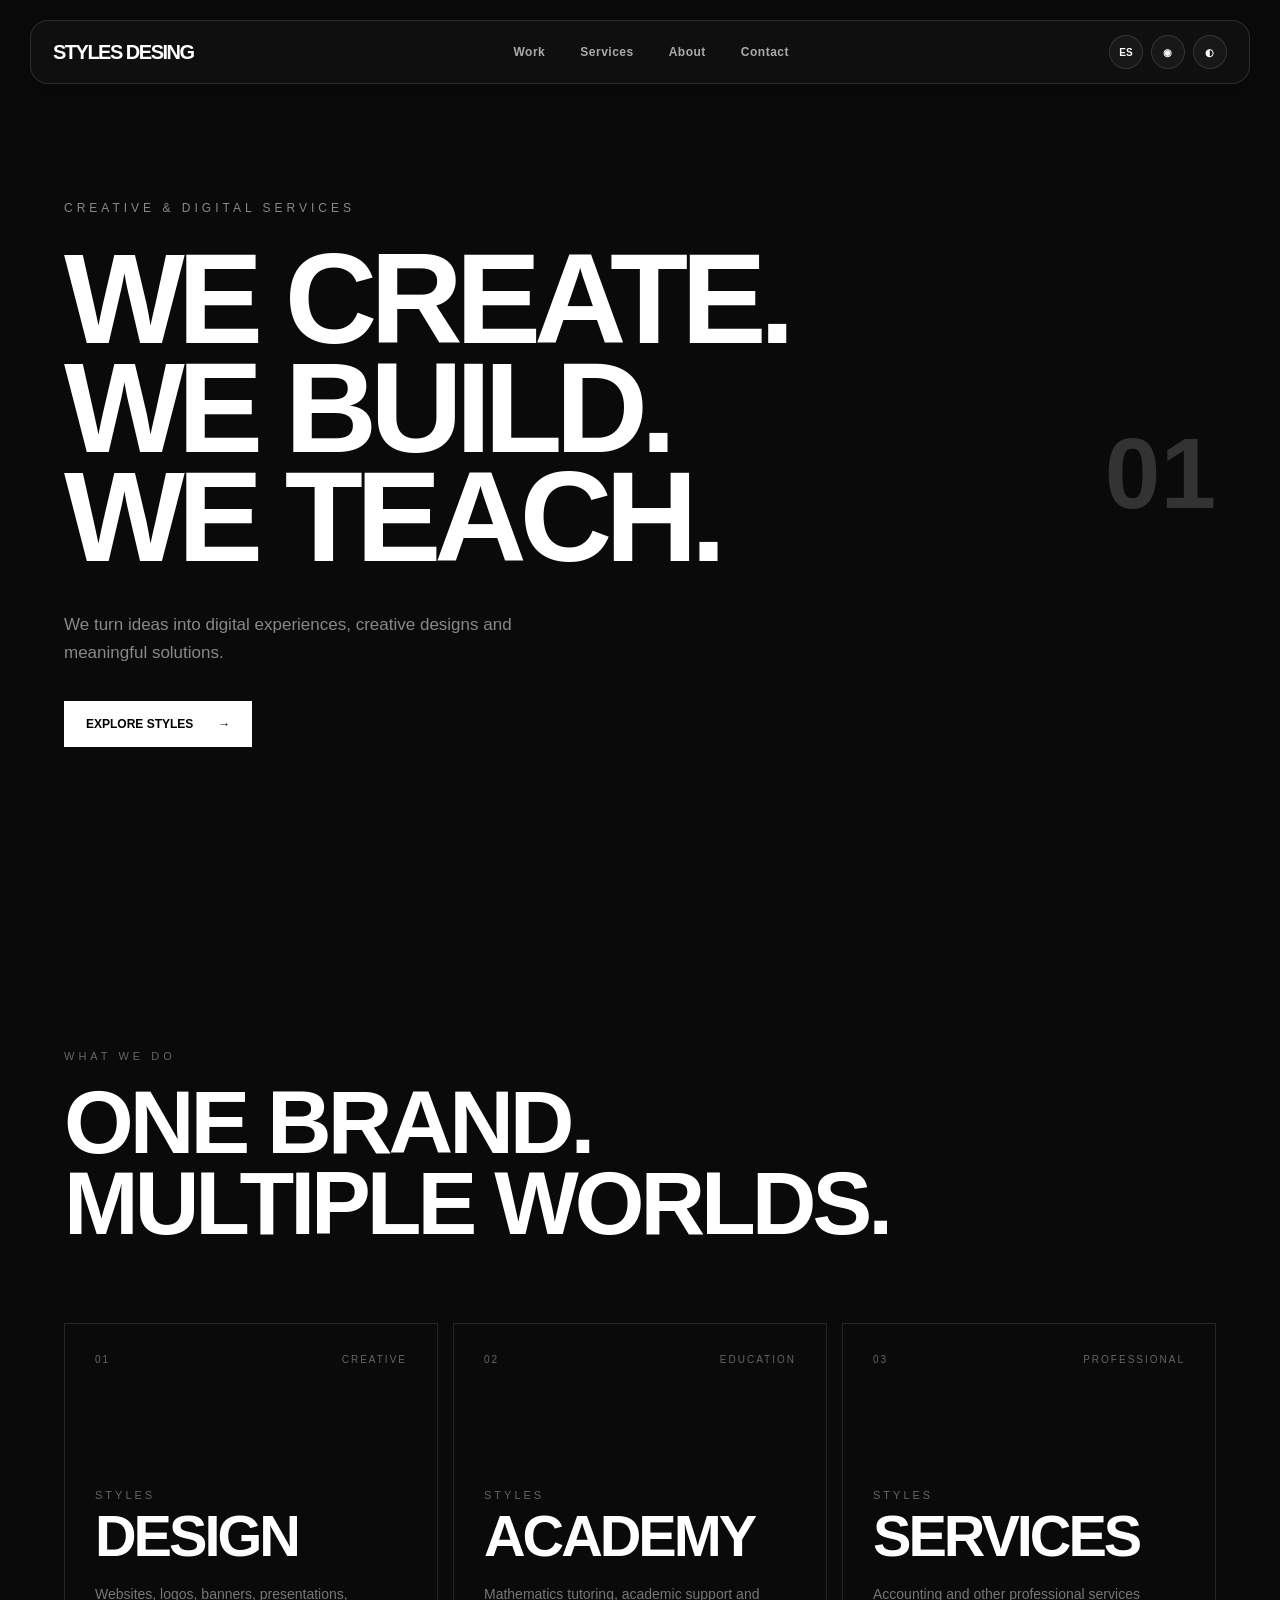
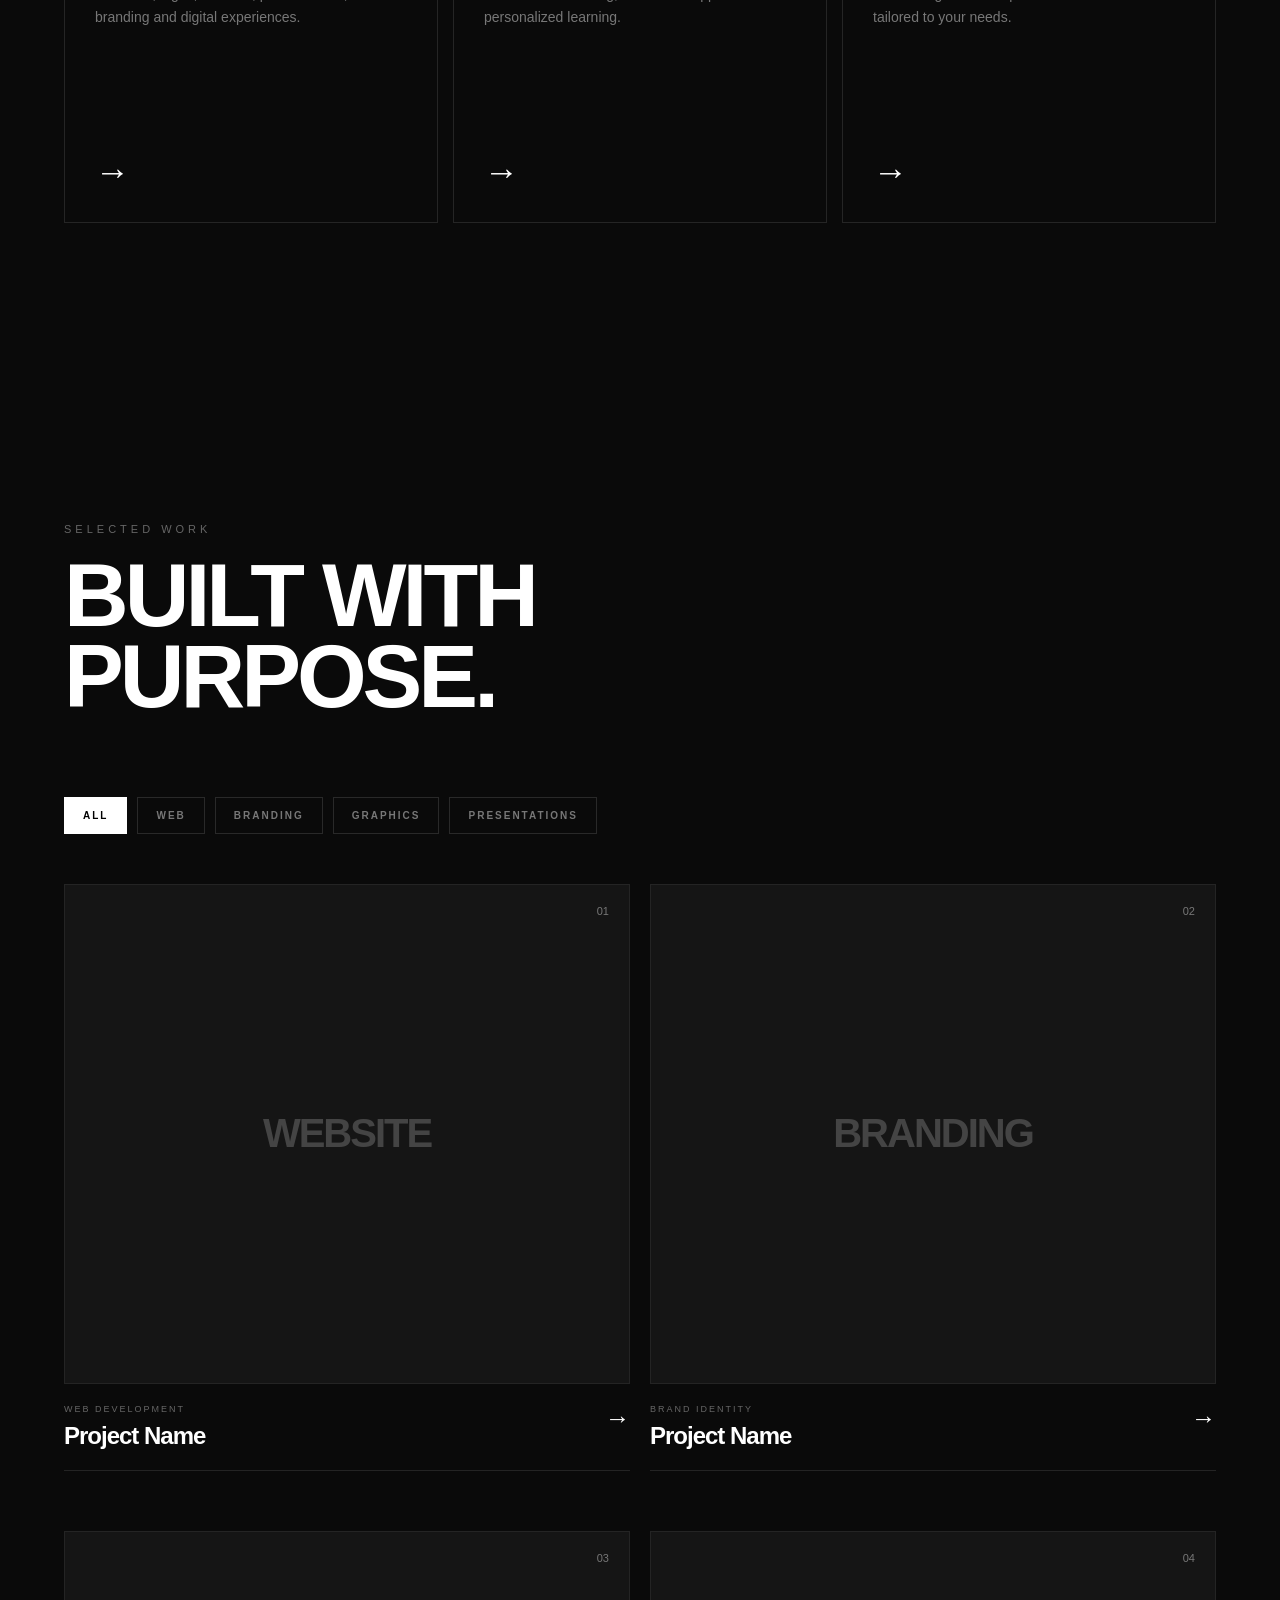
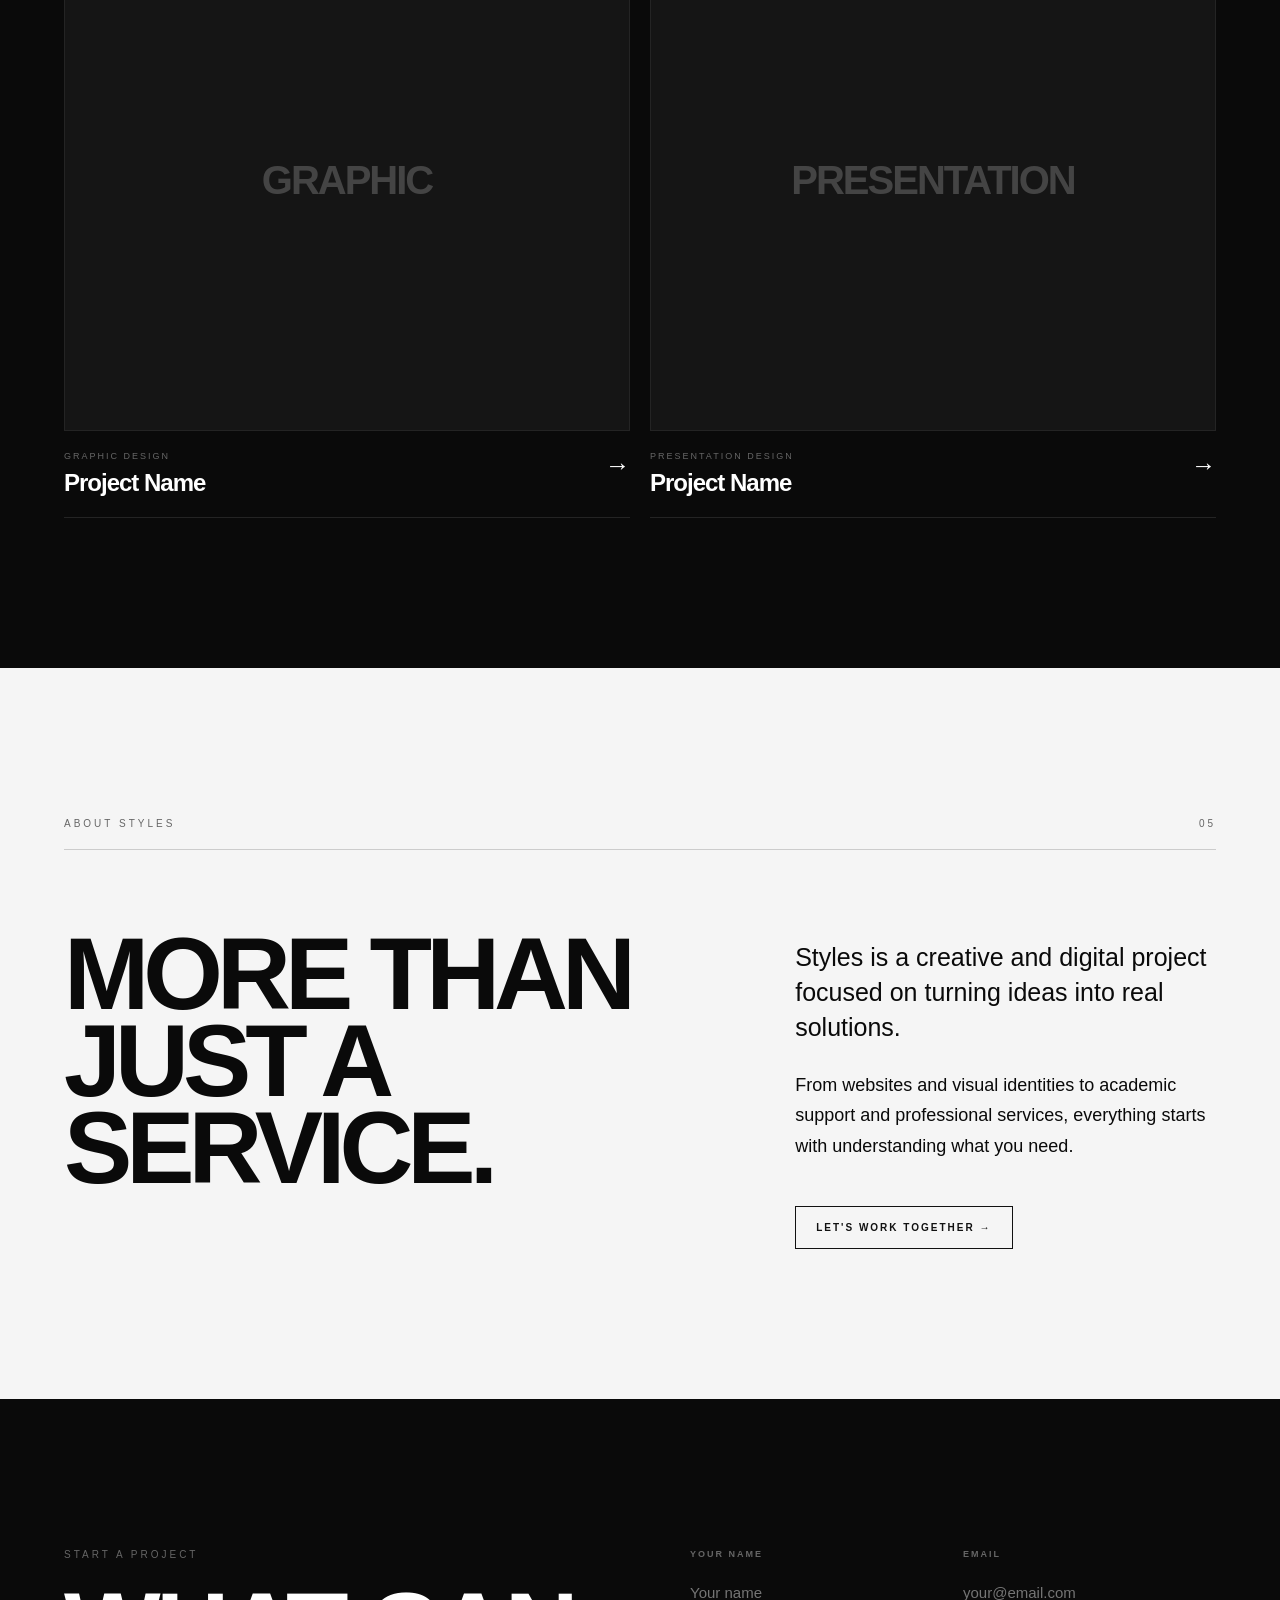
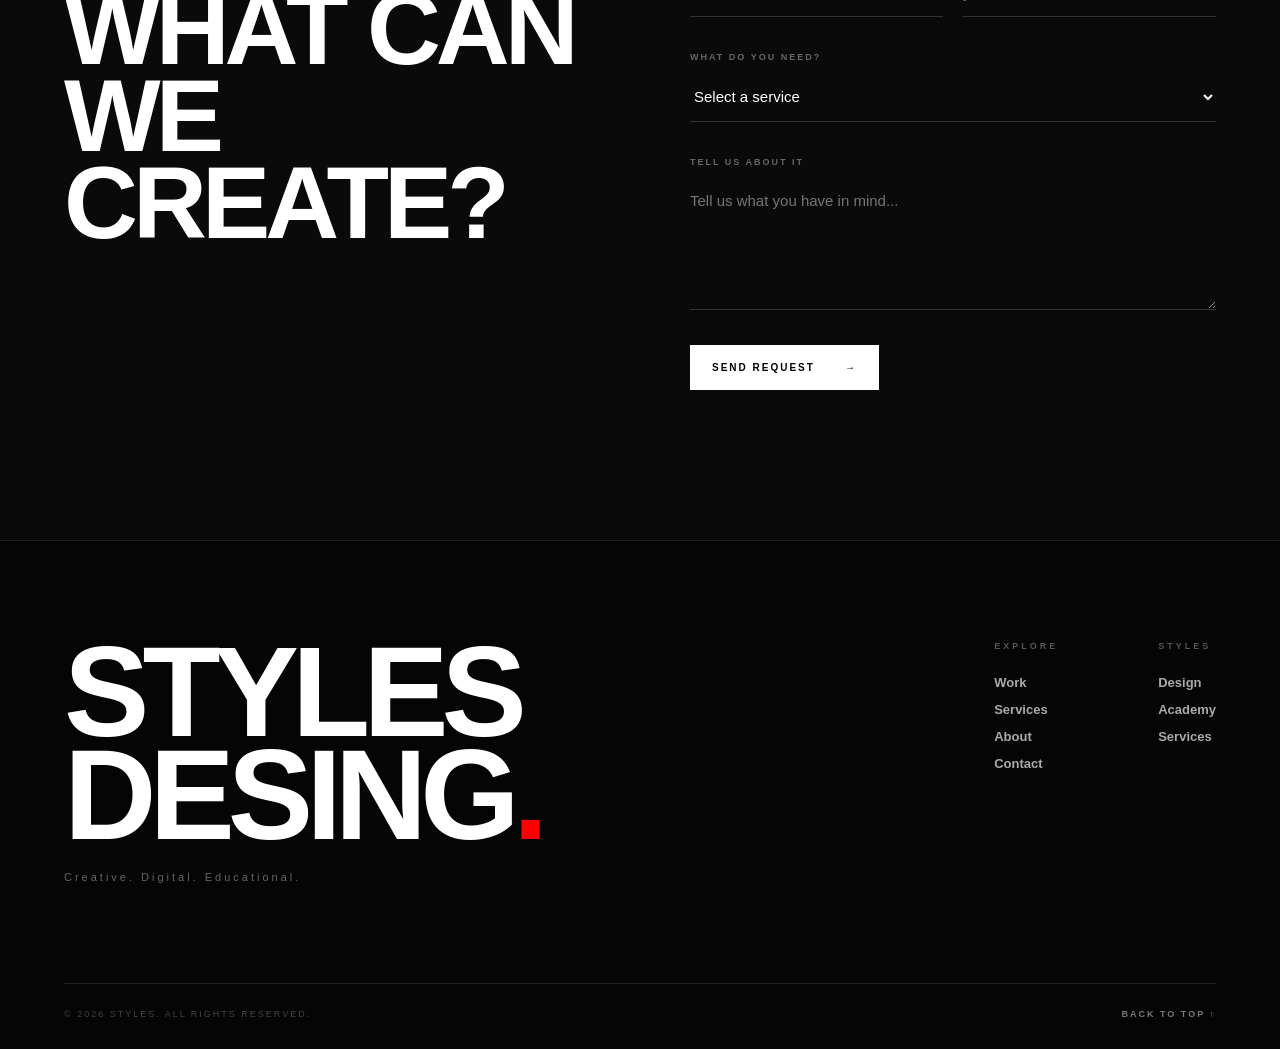
<file: index.html>
<!DOCTYPE html>
<html lang="es">

<head>
    <meta charset="UTF-8">
    <meta name="viewport" content="width=device-width, initial-scale=1.0">

    <title>Styles — Creative & Digital Services</title>

    <link rel="stylesheet" href="css/style.css">
</head>

<body>

    <!-- NAVBAR -->
    <header class="navbar">

        <a href="#" class="logo">STYLES DESING</a>

        <nav class="nav-links">
            <a href="#work">Work</a>
            <a href="#services">Services</a>
            <a href="#about">About</a>
            <a href="#contact">Contact</a>
        </nav>

        <div class="nav-controls">

            <!-- Idioma -->
            <button id="language-btn" class="control-btn">
                ES
            </button>

            <!-- Sonido -->
            <button id="sound-btn" class="control-btn" aria-label="Sound">
                <span class="sound-icon">◉</span>
            </button>

            <!-- Tema -->
          <button id="theme-btn" class="control-btn" aria-label="Change theme">◐</button>

        </div>

    </header>


    <!-- HERO -->
    <main>

        <section class="hero">

            <div class="hero-content">

                <p class="hero-small">
                    CREATIVE & DIGITAL SERVICES
                </p>

                <h1>
                    WE CREATE.<br>
                    WE BUILD.<br>
                    WE TEACH.
                </h1>

                <p class="hero-description">
                    We turn ideas into digital experiences,
                    creative designs and meaningful solutions.
                </p>

                <a href="#services" class="hero-button">
                    EXPLORE STYLES
                    <span>→</span>
                </a>

            </div>

            <div class="hero-number">
                01
            </div>

        </section>

        <!-- SERVICES -->
<section class="services" id="services">

    <div class="section-heading">
        <p>WHAT WE DO</p>
        <h2>ONE BRAND.<br>MULTIPLE WORLDS.</h2>
    </div>

    <div class="services-grid">

        <!-- DESIGN -->
        <a href="pages/design.html" class="service-card design-card">

            <div class="service-top">
                <span>01</span>
                <span>CREATIVE</span>
            </div>

            <div class="service-content">
                <p class="service-label">STYLES</p>

                <h3>DESIGN</h3>

                <p>
                    Websites, logos, banners, presentations,
                    branding and digital experiences.
                </p>
            </div>

            <div class="service-arrow">
                →
            </div>

        </a>


        <!-- ACADEMY -->
        <a href="pages/academy.html" class="service-card academy-card">

            <div class="service-top">
                <span>02</span>
                <span>EDUCATION</span>
            </div>

            <div class="service-content">
                <p class="service-label">STYLES</p>

                <h3>ACADEMY</h3>

                <p>
                    Mathematics tutoring, academic support
                    and personalized learning.
                </p>
            </div>

            <div class="service-arrow">
                →
            </div>

        </a>


        <!-- SERVICES -->
        <a href="pages/services.html" class="service-card professional-card">

            <div class="service-top">
                <span>03</span>
                <span>PROFESSIONAL</span>
            </div>

            <div class="service-content">
                <p class="service-label">STYLES</p>

                <h3>SERVICES</h3>

                <p>
                    Accounting and other professional
                    services tailored to your needs.
                </p>
            </div>

            <div class="service-arrow">
                →
            </div>

        </a>

    </div>

</section>

    </main>

<!-- PORTFOLIO -->
<section class="portfolio" id="work">

    <div class="section-heading">
        <p>SELECTED WORK</p>
        <h2>BUILT WITH<br>PURPOSE.</h2>
    </div>

    <!-- FILTERS -->
    <div class="portfolio-filters">

        <button class="filter-btn active" data-filter="all">
            ALL
        </button>

        <button class="filter-btn" data-filter="web">
            WEB
        </button>

        <button class="filter-btn" data-filter="branding">
            BRANDING
        </button>

        <button class="filter-btn" data-filter="graphics">
            GRAPHICS
        </button>

        <button class="filter-btn" data-filter="presentations">
            PRESENTATIONS
        </button>

    </div>


    <!-- PROJECTS -->
    <div class="portfolio-grid">

        <!-- PROJECT 1 -->
        <article class="project-card" data-category="web">

            <div class="project-image">
                <div class="placeholder">
                    WEBSITE
                </div>

                <span class="project-number">01</span>
            </div>

            <div class="project-info">

                <div>
                    <p>WEB DEVELOPMENT</p>
                    <h3>Project Name</h3>
                </div>

                <span>→</span>

            </div>

        </article>


        <!-- PROJECT 2 -->
        <article class="project-card" data-category="branding">

            <div class="project-image">
                <div class="placeholder">
                    BRANDING
                </div>

                <span class="project-number">02</span>
            </div>

            <div class="project-info">

                <div>
                    <p>BRAND IDENTITY</p>
                    <h3>Project Name</h3>
                </div>

                <span>→</span>

            </div>

        </article>


        <!-- PROJECT 3 -->
        <article class="project-card" data-category="graphics">

            <div class="project-image">
                <div class="placeholder">
                    GRAPHIC
                </div>

                <span class="project-number">03</span>
            </div>

            <div class="project-info">

                <div>
                    <p>GRAPHIC DESIGN</p>
                    <h3>Project Name</h3>
                </div>

                <span>→</span>

            </div>

        </article>


        <!-- PROJECT 4 -->
        <article class="project-card" data-category="presentations">

            <div class="project-image">
                <div class="placeholder">
                    PRESENTATION
                </div>

                <span class="project-number">04</span>
            </div>

            <div class="project-info">

                <div>
                    <p>PRESENTATION DESIGN</p>
                    <h3>Project Name</h3>
                </div>

                <span>→</span>

            </div>

        </article>

    </div>

</section>

<!-- ABOUT -->
<section class="about" id="about">

    <div class="about-header">
        <p>ABOUT STYLES</p>
        <span>05</span>
    </div>

    <div class="about-content">

        <h2>
            MORE THAN<br>
            JUST A SERVICE.
        </h2>

        <div class="about-text">

            <p>
                Styles is a creative and digital project focused
                on turning ideas into real solutions.
            </p>

            <p>
                From websites and visual identities to academic
                support and professional services, everything
                starts with understanding what you need.
            </p>

            <a href="#contact" class="about-button">
                LET'S WORK TOGETHER →
            </a>

        </div>

    </div>

</section>

<!-- CONTACT -->
<section class="contact" id="contact">

    <div class="contact-heading">

        <p>START A PROJECT</p>

        <h2>
            WHAT CAN<br>
            WE CREATE?
        </h2>

    </div>


    <form class="contact-form" id="contact-form">

        <div class="form-row">

            <div class="form-group">
                <label for="name">YOUR NAME</label>

                <input
                    type="text"
                    id="name"
                    placeholder="Your name"
                    required
                >
            </div>


            <div class="form-group">
                <label for="email">EMAIL</label>

                <input
                    type="email"
                    id="email"
                    placeholder="your@email.com"
                    required
                >
            </div>

        </div>


        <div class="form-group">

            <label for="service">WHAT DO YOU NEED?</label>

            <select id="service" required>

                <option value="">
                    Select a service
                </option>

                <option value="website">
                    Website
                </option>

                <option value="logo">
                    Logo / Branding
                </option>

                <option value="banner">
                    Banner / Graphic Design
                </option>

                <option value="presentation">
                    Presentation
                </option>

                <option value="tutoring">
                    Mathematics Tutoring
                </option>

                <option value="accounting">
                    Accounting Services
                </option>

                <option value="other">
                    Other
                </option>

            </select>

        </div>


        <div class="form-group">

            <label for="message">
                TELL US ABOUT IT
            </label>

            <textarea
                id="message"
                rows="6"
                placeholder="Tell us what you have in mind..."
                required
            ></textarea>

        </div>


        <button type="submit" class="submit-button">

            SEND REQUEST

            <span>→</span>

        </button>

    </form>

</section>

<!-- FOOTER -->
<footer class="footer">

    <div class="footer-top">

        <div class="footer-brand">
            <h2>STYLES DESING<span>.</span></h2>
            <p>Creative. Digital. Educational.</p>
        </div>

        <div class="footer-links">
            <div>
                <p class="footer-title">EXPLORE</p>
                <a href="#work">Work</a>
                <a href="#services">Services</a>
                <a href="#about">About</a>
                <a href="#contact">Contact</a>
            </div>

            <div>
                <p class="footer-title">STYLES</p>
                <a href="pages/design.html">Design</a>
                <a href="pages/academy.html">Academy</a>
                <a href="pages/services.html">Services</a>
            </div>
        </div>

    </div>

    <div class="footer-bottom">
        <p>© 2026 STYLES. ALL RIGHTS RESERVED.</p>

        <a href="#top">BACK TO TOP ↑</a>
    </div>

</footer>

<script src="./js/main.js"></script>

</body>
</html>
</file>
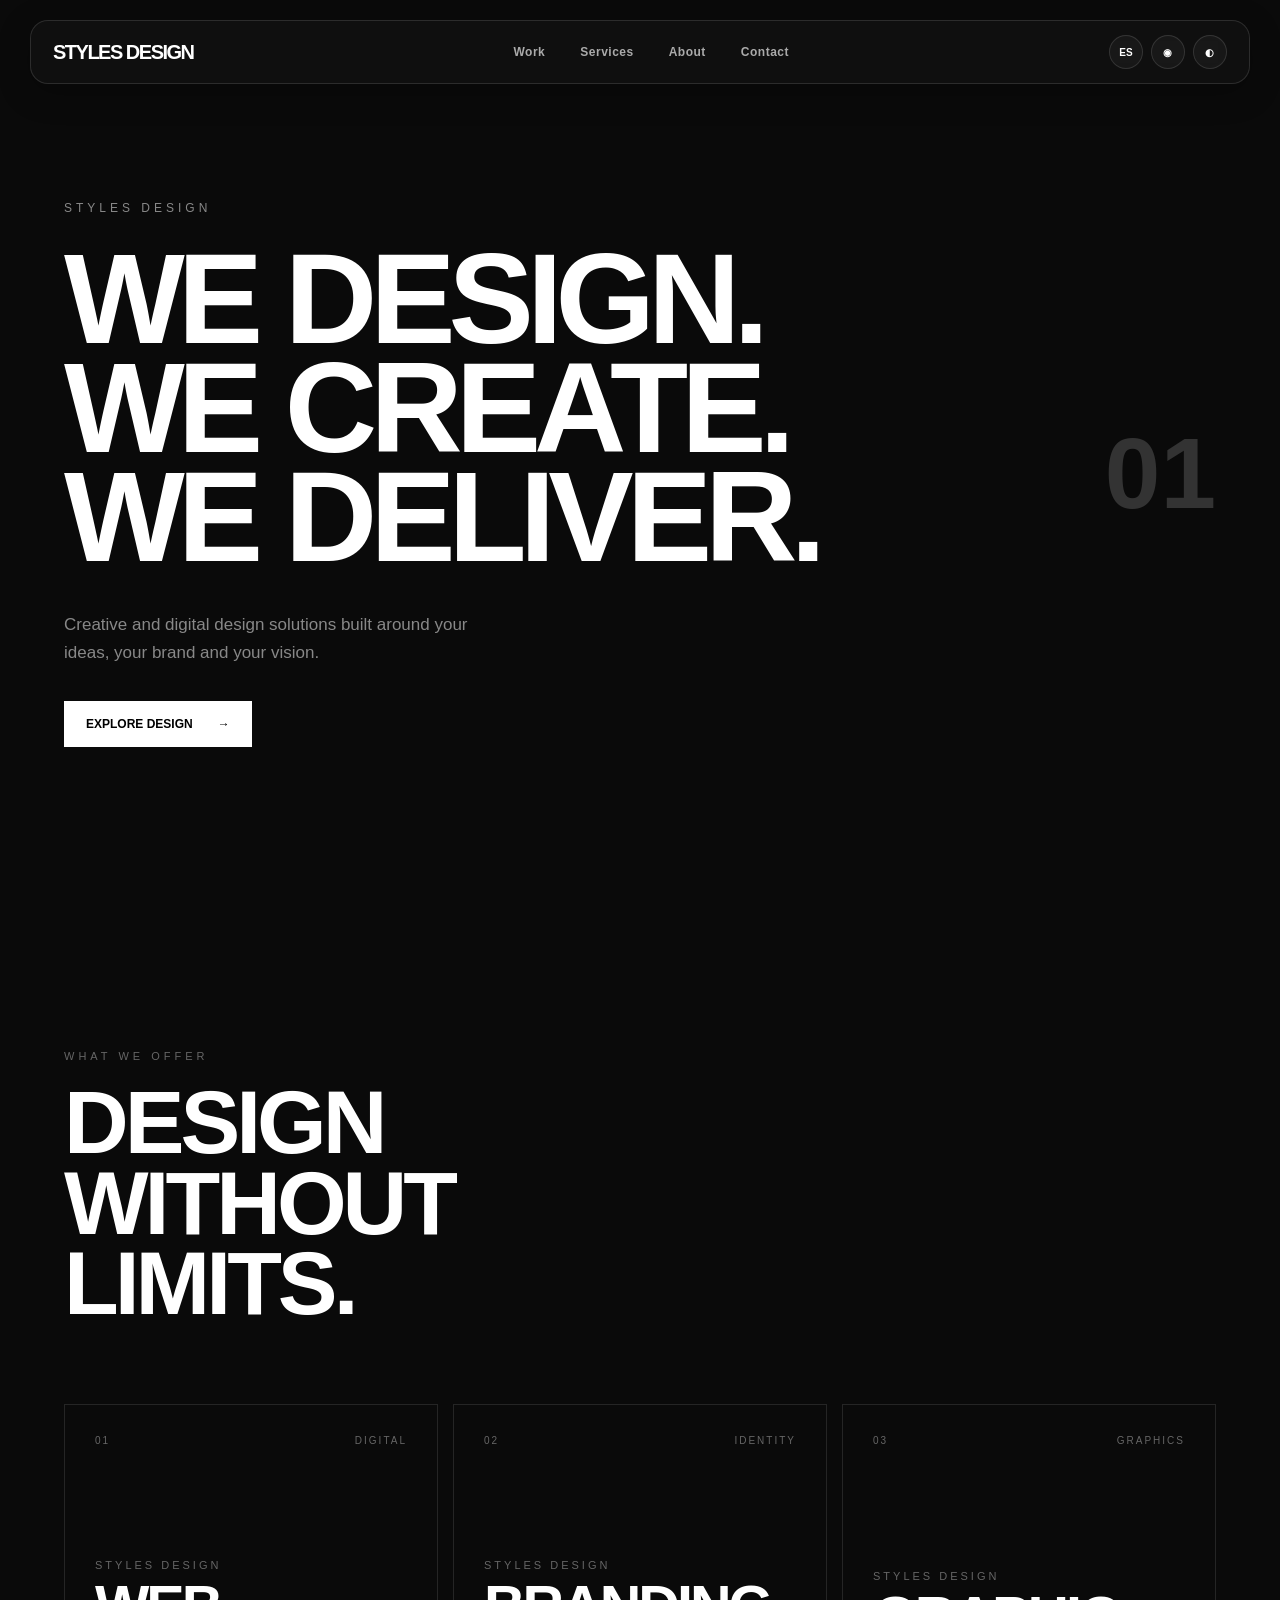
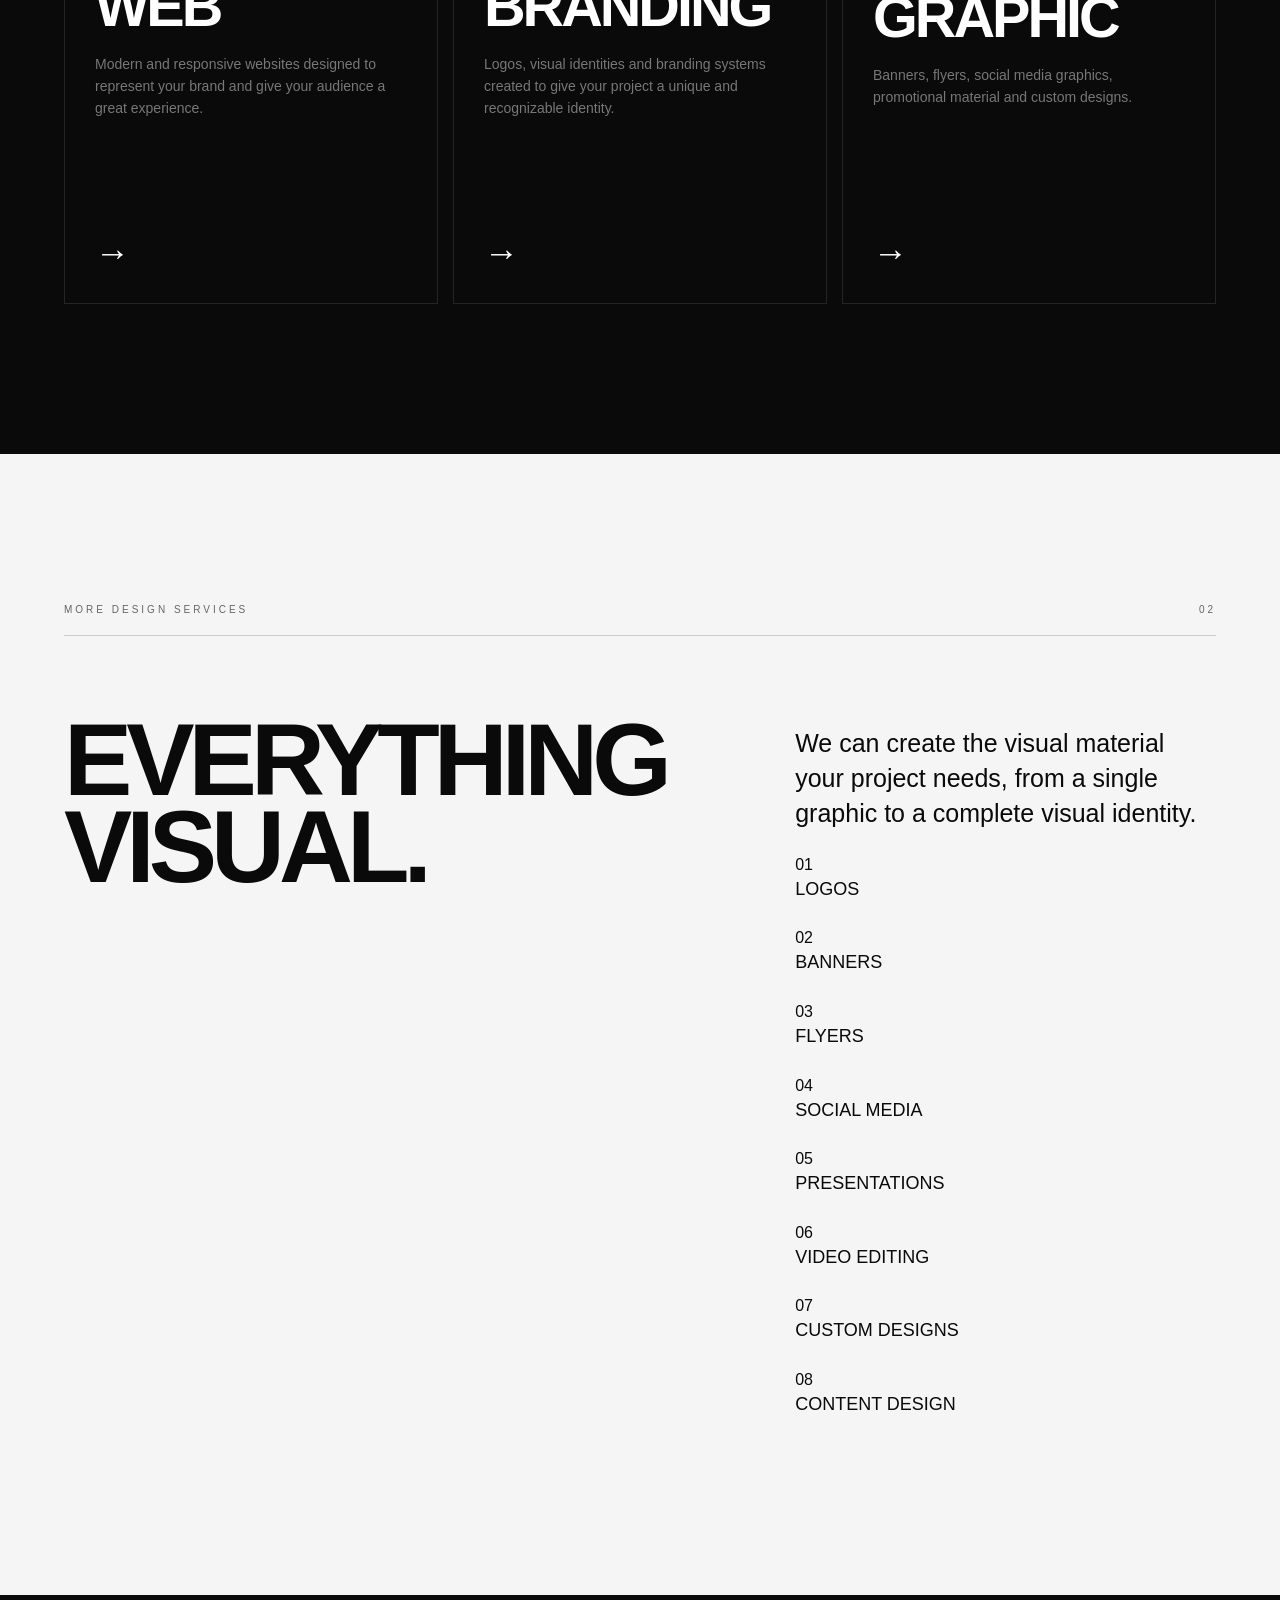
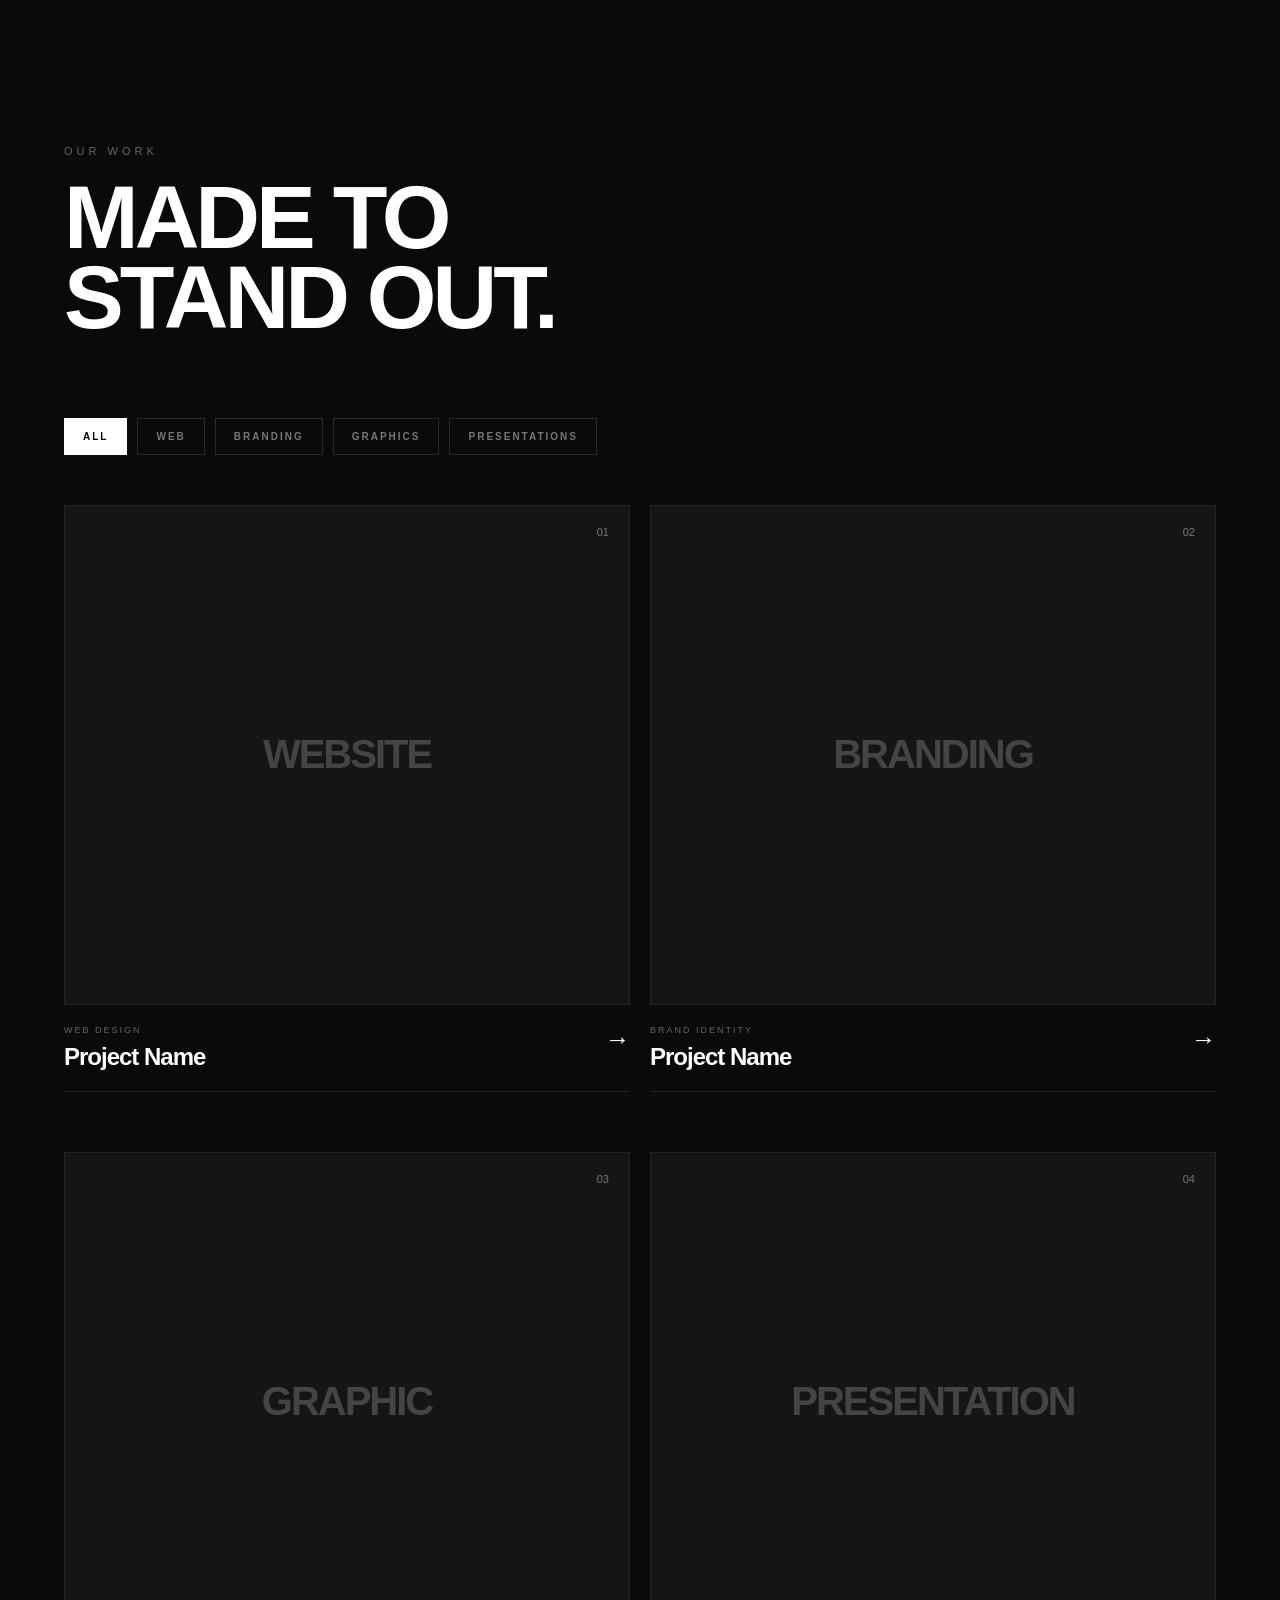
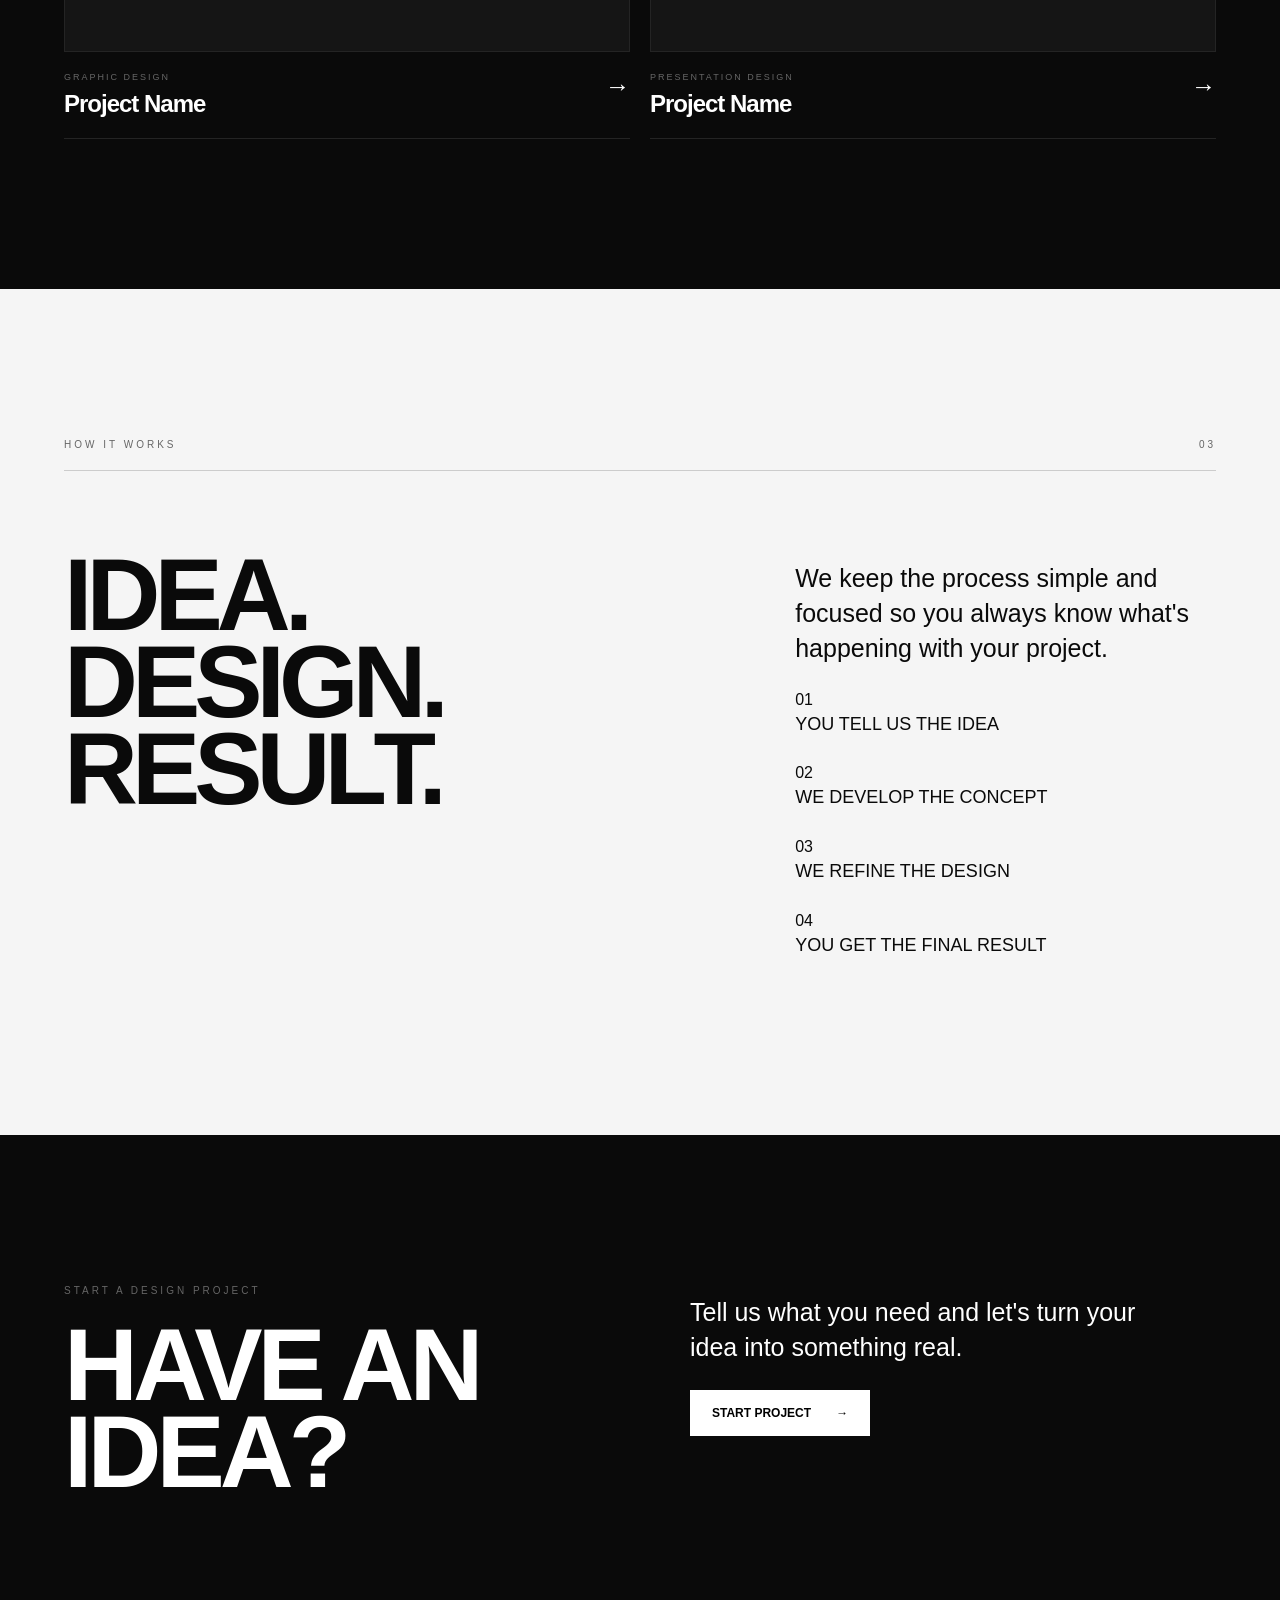
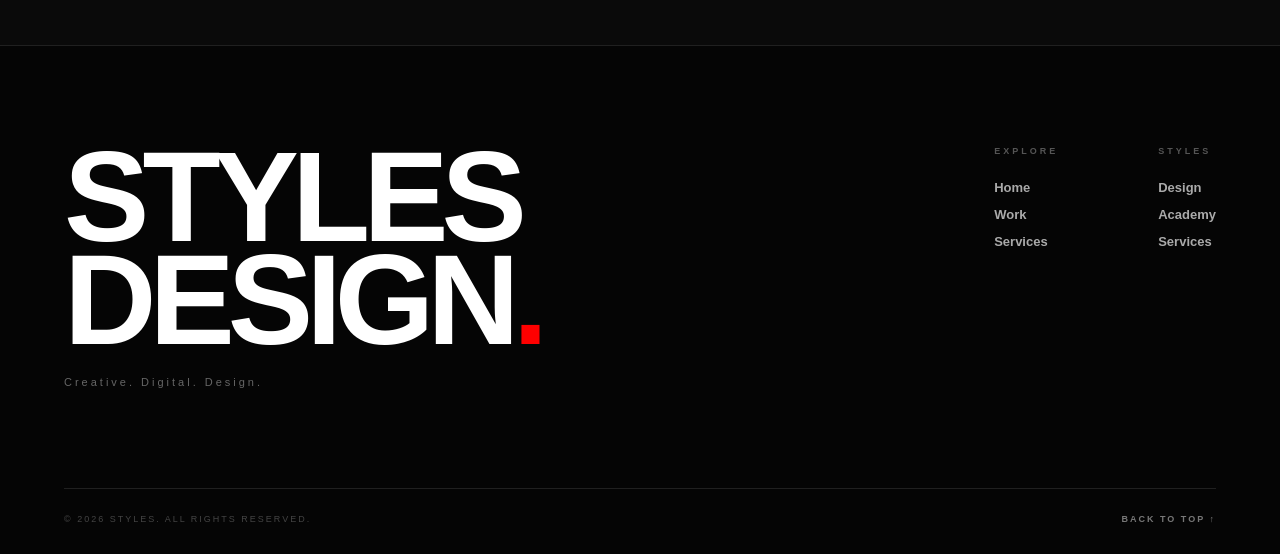
<file: pages/design.html>
<!DOCTYPE html>
<html lang="es">

<head>
    <meta charset="UTF-8">
    <meta name="viewport" content="width=device-width, initial-scale=1.0">

    <title>Styles Design — Diseño Digital</title>

    <link rel="stylesheet" href="../css/style.css">
</head>

<body>

    <!-- =========================
         NAVBAR
    ========================== -->

    <header class="navbar">

        <a href="../index.html" class="logo">
            STYLES DESIGN
        </a>

        <nav class="nav-links">

            <a href="../index.html#work">
                Work
            </a>

            <a href="../index.html#services">
                Services
            </a>

            <a href="../index.html#about">
                About
            </a>

            <a href="../index.html#contact">
                Contact
            </a>

        </nav>

        <div class="nav-controls">

            <button id="language-btn" class="control-btn">
                ES
            </button>

            <button id="sound-btn" class="control-btn" aria-label="Sound">
                <span class="sound-icon">◉</span>
            </button>

            <button id="theme-btn" class="control-btn" aria-label="Change theme">
                ◐
            </button>

        </div>

    </header>


    <main>

        <!-- =========================
             HERO
        ========================== -->

        <section class="hero">

            <div class="hero-content">

                <p class="hero-small">
                    STYLES DESIGN
                </p>

                <h1>
                    WE DESIGN.<br>
                    WE CREATE.<br>
                    WE DELIVER.
                </h1>

                <p class="hero-description">
                    Creative and digital design solutions
                    built around your ideas, your brand
                    and your vision.
                </p>

                <a href="#services" class="hero-button">
                    EXPLORE DESIGN
                    <span>→</span>
                </a>

            </div>

            <div class="hero-number">
                01
            </div>

        </section>


        <!-- =========================
             SERVICES
        ========================== -->

        <section class="services" id="services">

            <div class="section-heading">

                <p>
                    WHAT WE OFFER
                </p>

                <h2>
                    DESIGN<br>
                    WITHOUT<br>
                    LIMITS.
                </h2>

            </div>


            <div class="services-grid">


                <!-- WEB DESIGN -->

                <article class="service-card">

                    <div class="service-top">

                        <span>
                            01
                        </span>

                        <span>
                            DIGITAL
                        </span>

                    </div>

                    <div class="service-content">

                        <p class="service-label">
                            STYLES DESIGN
                        </p>

                        <h3>
                            WEB
                        </h3>

                        <p>
                            Modern and responsive websites
                            designed to represent your brand
                            and give your audience a great experience.
                        </p>

                    </div>

                    <div class="service-arrow">
                        →
                    </div>

                </article>


                <!-- BRANDING -->

                <article class="service-card">

                    <div class="service-top">

                        <span>
                            02
                        </span>

                        <span>
                            IDENTITY
                        </span>

                    </div>

                    <div class="service-content">

                        <p class="service-label">
                            STYLES DESIGN
                        </p>

                        <h3>
                            BRANDING
                        </h3>

                        <p>
                            Logos, visual identities and branding
                            systems created to give your project
                            a unique and recognizable identity.
                        </p>

                    </div>

                    <div class="service-arrow">
                        →
                    </div>

                </article>


                <!-- GRAPHIC DESIGN -->

                <article class="service-card">

                    <div class="service-top">

                        <span>
                            03
                        </span>

                        <span>
                            GRAPHICS
                        </span>

                    </div>

                    <div class="service-content">

                        <p class="service-label">
                            STYLES DESIGN
                        </p>

                        <h3>
                            GRAPHIC
                        </h3>

                        <p>
                            Banners, flyers, social media graphics,
                            promotional material and custom designs.
                        </p>

                    </div>

                    <div class="service-arrow">
                        →
                    </div>

                </article>


            </div>

        </section>


        <!-- =========================
             MORE SERVICES
        ========================== -->

        <section class="about">

            <div class="about-header">

                <p>
                    MORE DESIGN SERVICES
                </p>

                <span>
                    02
                </span>

            </div>


            <div class="about-content">

                <h2>
                    EVERYTHING<br>
                    VISUAL.
                </h2>


                <div class="about-text">

                    <p>
                        We can create the visual material your
                        project needs, from a single graphic
                        to a complete visual identity.
                    </p>


                    <div class="design-list">

                        <div>
                            <span>01</span>
                            <p>LOGOS</p>
                        </div>

                        <div>
                            <span>02</span>
                            <p>BANNERS</p>
                        </div>

                        <div>
                            <span>03</span>
                            <p>FLYERS</p>
                        </div>

                        <div>
                            <span>04</span>
                            <p>SOCIAL MEDIA</p>
                        </div>

                        <div>
                            <span>05</span>
                            <p>PRESENTATIONS</p>
                        </div>

                        <div>
                            <span>06</span>
                            <p>VIDEO EDITING</p>
                        </div>

                        <div>
                            <span>07</span>
                            <p>CUSTOM DESIGNS</p>
                        </div>

                        <div>
                            <span>08</span>
                            <p>CONTENT DESIGN</p>
                        </div>

                    </div>

                </div>

            </div>

        </section>


        <!-- =========================
             PORTFOLIO
        ========================== -->

        <section class="portfolio" id="work">

            <div class="section-heading">

                <p>
                    OUR WORK
                </p>

                <h2>
                    MADE TO<br>
                    STAND OUT.
                </h2>

            </div>


            <div class="portfolio-filters">

                <button class="filter-btn active" data-filter="all">
                    ALL
                </button>

                <button class="filter-btn" data-filter="web">
                    WEB
                </button>

                <button class="filter-btn" data-filter="branding">
                    BRANDING
                </button>

                <button class="filter-btn" data-filter="graphics">
                    GRAPHICS
                </button>

                <button class="filter-btn" data-filter="presentations">
                    PRESENTATIONS
                </button>

            </div>


            <div class="portfolio-grid">


                <!-- PROJECT 01 -->

                <article class="project-card" data-category="web">

                    <div class="project-image">

                        <div class="placeholder">
                            WEBSITE
                        </div>

                        <span class="project-number">
                            01
                        </span>

                    </div>

                    <div class="project-info">

                        <div>

                            <p>
                                WEB DESIGN
                            </p>

                            <h3>
                                Project Name
                            </h3>

                        </div>

                        <span>
                            →
                        </span>

                    </div>

                </article>


                <!-- PROJECT 02 -->

                <article class="project-card" data-category="branding">

                    <div class="project-image">

                        <div class="placeholder">
                            BRANDING
                        </div>

                        <span class="project-number">
                            02
                        </span>

                    </div>

                    <div class="project-info">

                        <div>

                            <p>
                                BRAND IDENTITY
                            </p>

                            <h3>
                                Project Name
                            </h3>

                        </div>

                        <span>
                            →
                        </span>

                    </div>

                </article>


                <!-- PROJECT 03 -->

                <article class="project-card" data-category="graphics">

                    <div class="project-image">

                        <div class="placeholder">
                            GRAPHIC
                        </div>

                        <span class="project-number">
                            03
                        </span>

                    </div>

                    <div class="project-info">

                        <div>

                            <p>
                                GRAPHIC DESIGN
                            </p>

                            <h3>
                                Project Name
                            </h3>

                        </div>

                        <span>
                            →
                        </span>

                    </div>

                </article>


                <!-- PROJECT 04 -->

                <article class="project-card" data-category="presentations">

                    <div class="project-image">

                        <div class="placeholder">
                            PRESENTATION
                        </div>

                        <span class="project-number">
                            04
                        </span>

                    </div>

                    <div class="project-info">

                        <div>

                            <p>
                                PRESENTATION DESIGN
                            </p>

                            <h3>
                                Project Name
                            </h3>

                        </div>

                        <span>
                            →
                        </span>

                    </div>

                </article>


            </div>

        </section>


        <!-- =========================
             PROCESS
        ========================== -->

        <section class="about">

            <div class="about-header">

                <p>
                    HOW IT WORKS
                </p>

                <span>
                    03
                </span>

            </div>


            <div class="about-content">

                <h2>
                    IDEA.<br>
                    DESIGN.<br>
                    RESULT.
                </h2>


                <div class="about-text">

                    <p>
                        We keep the process simple and focused
                        so you always know what's happening
                        with your project.
                    </p>


                    <div class="design-list">

                        <div>
                            <span>01</span>
                            <p>YOU TELL US THE IDEA</p>
                        </div>

                        <div>
                            <span>02</span>
                            <p>WE DEVELOP THE CONCEPT</p>
                        </div>

                        <div>
                            <span>03</span>
                            <p>WE REFINE THE DESIGN</p>
                        </div>

                        <div>
                            <span>04</span>
                            <p>YOU GET THE FINAL RESULT</p>
                        </div>

                    </div>

                </div>

            </div>

        </section>


        <!-- =========================
             CONTACT
        ========================== -->

        <section class="contact">

            <div class="contact-heading">

                <p>
                    START A DESIGN PROJECT
                </p>

                <h2>
                    HAVE AN<br>
                    IDEA?
                </h2>

            </div>


            <div class="about-text">

                <p>
                    Tell us what you need and let's
                    turn your idea into something real.
                </p>

                <a href="../index.html#contact" class="hero-button">
                    START PROJECT
                    <span>→</span>
                </a>

            </div>

        </section>

    </main>


    <!-- =========================
         FOOTER
    ========================== -->

    <footer class="footer">

        <div class="footer-top">

            <div class="footer-brand">

                <h2>
                    STYLES DESIGN<span>.</span>
                </h2>

                <p>
                    Creative. Digital. Design.
                </p>

            </div>


            <div class="footer-links">

                <div>

                    <p class="footer-title">
                        EXPLORE
                    </p>

                    <a href="../index.html">
                        Home
                    </a>

                    <a href="#work">
                        Work
                    </a>

                    <a href="#services">
                        Services
                    </a>

                </div>


                <div>

                    <p class="footer-title">
                        STYLES
                    </p>

                    <a href="design.html">
                        Design
                    </a>

                    <a href="academy.html">
                        Academy
                    </a>

                    <a href="services.html">
                        Services
                    </a>

                </div>

            </div>

        </div>


        <div class="footer-bottom">

            <p>
                © 2026 STYLES. ALL RIGHTS RESERVED.
            </p>

            <a href="#">
                BACK TO TOP ↑
            </a>

        </div>

    </footer>


<script src="../js/design.js"></script>

</body>

</html>
</file>
<file: css/style.css>
* {
    margin: 0;
    padding: 0;
    box-sizing: border-box;
}

html {
    scroll-behavior: smooth;
}

body {
    background: #0a0a0a;
    color: white;
    font-family: Arial, Helvetica, sans-serif;
}

.navbar {
    position: fixed;

    top: 20px;
    left: 50%;

    transform: translateX(-50%);

    width: calc(100% - 60px);
    max-width: 1400px;

    height: 64px;

    display: flex;
    align-items: center;
    justify-content: space-between;

    padding: 0 22px;

    background: rgba(20, 20, 20, 0.55);

    backdrop-filter: blur(20px);
    -webkit-backdrop-filter: blur(20px);

    border: 1px solid rgba(255, 255, 255, 0.12);

    border-radius: 18px;

    box-shadow:
        0 8px 32px rgba(0, 0, 0, 0.25);

    z-index: 1000;
}


/* LOGO */

.logo {
    color: white;

    text-decoration: none;

    font-size: 20px;
    font-weight: 900;

    letter-spacing: -1.5px;

    transition: 0.3s;
}

.logo:hover {
    opacity: 0.7;
}


/* NAV LINKS */

.nav-links {
    display: flex;
    gap: 35px;
}

.nav-links a {
    position: relative;

    color: rgba(255, 255, 255, 0.65);

    text-decoration: none;

    font-size: 12px;
    font-weight: 700;

    letter-spacing: 0.5px;

    transition: 0.3s;
}

.nav-links a:hover {
    color: white;
}


/* LINK UNDERLINE */

.nav-links a::after {
    content: "";

    position: absolute;

    left: 0;
    bottom: -6px;

    width: 0;
    height: 1px;

    background: white;

    transition: width 0.3s ease;
}

.nav-links a:hover::after {
    width: 100%;
}


/* NAV CONTROLS */

.nav-controls {
    display: flex;
    align-items: center;
    gap: 8px;
}


/* CONTROL BUTTONS */

.control-btn {
    width: 34px;
    height: 34px;

    display: flex;
    align-items: center;
    justify-content: center;

    border: 1px solid rgba(255, 255, 255, 0.12);

    background: rgba(255, 255, 255, 0.04);

    color: white;

    border-radius: 50%;

    font-size: 10px;
    font-weight: 800;

    cursor: pointer;

    transition: 0.3s;
}

.control-btn:hover {
    background: rgba(255, 255, 255, 0.15);

    border-color: rgba(255, 255, 255, 0.3);

    transform: translateY(-2px);
}


/* =========================
   HERO
========================= */

.hero {
    min-height: 100vh;

    padding: 150px 5% 8%;

    display: flex;
    align-items: center;
    justify-content: space-between;
}

.hero-content {
    max-width: 900px;
}

.hero-small {
    color: #888;

    font-size: 12px;
    letter-spacing: 4px;

    margin-bottom: 30px;
}

.hero h1 {
    font-size: clamp(60px, 10vw, 150px);

    line-height: 0.85;

    letter-spacing: -7px;

    font-weight: 900;

    margin-bottom: 40px;
}

.hero-description {
    max-width: 450px;

    color: #888;

    font-size: 17px;
    line-height: 1.6;

    margin-bottom: 35px;
}

.hero-button {
    display: inline-flex;

    align-items: center;

    gap: 25px;

    padding: 16px 22px;

    background: white;
    color: black;

    text-decoration: none;

    font-size: 12px;
    font-weight: 800;

    transition: 0.3s;
}

.hero-button:hover {
    transform: translateX(8px);
}

.hero-number {
    color: #333;

    font-size: 100px;

    font-weight: 900;
}


/* =========================
   SECTION HEADINGS
========================= */

.section-heading {
    margin-bottom: 80px;
}

.section-heading p {
    color: #666;

    font-size: 11px;

    letter-spacing: 4px;

    margin-bottom: 20px;
}

.section-heading h2 {
    font-size: clamp(45px, 7vw, 100px);

    line-height: 0.9;

    letter-spacing: -4px;

    font-weight: 900;
}


/* =========================
   SERVICES
========================= */

.services {
    padding: 150px 5%;

    background: #0a0a0a;
}

.services-grid {
    display: grid;

    grid-template-columns: repeat(3, 1fr);

    gap: 15px;
}


/* SERVICE CARD */

.service-card {
    min-height: 500px;

    padding: 30px;

    position: relative;

    display: flex;
    flex-direction: column;
    justify-content: space-between;

    text-decoration: none;

    color: white;

    border: 1px solid #252525;

    overflow: hidden;

    transition:
        transform 0.5s ease,
        border-color 0.5s ease;
}


/* HOVER BACKGROUND */

.service-card::before {
    content: "";

    position: absolute;

    left: 0;
    bottom: 0;

    width: 100%;
    height: 0%;

    background: white;

    transition: height 0.5s ease;

    z-index: 0;
}

.service-card:hover::before {
    height: 100%;
}

.service-card:hover {
    transform: translateY(-10px);

    border-color: white;
}


/* CARD CONTENT */

.service-top,
.service-content,
.service-arrow {
    position: relative;

    z-index: 1;

    transition: color 0.4s ease;
}

.service-top {
    display: flex;

    justify-content: space-between;

    color: #666;

    font-size: 10px;

    letter-spacing: 2px;
}

.service-label {
    color: #666;

    font-size: 11px;

    letter-spacing: 3px;

    margin-bottom: 10px;
}

.service-content h3 {
    font-size: clamp(35px, 4.5vw, 65px);

    line-height: 0.9;

    letter-spacing: -3px;

    margin-bottom: 20px;

    font-weight: 900;

    overflow-wrap: break-word;
}

.service-content p:last-child {
    max-width: 300px;

    color: #777;

    font-size: 14px;

    line-height: 1.6;
}

.service-arrow {
    font-size: 35px;
}

.service-card:hover .service-top,
.service-card:hover .service-content,
.service-card:hover .service-arrow {
    color: black;
}


/* =========================
   PORTFOLIO
========================= */

.portfolio {
    padding: 150px 5%;

    background: #0a0a0a;
}


/* FILTERS */

.portfolio-filters {
    display: flex;

    gap: 10px;

    margin-bottom: 50px;

    flex-wrap: wrap;
}

.filter-btn {
    padding: 12px 18px;

    border: 1px solid #292929;

    background: transparent;

    color: #777;

    font-size: 10px;

    font-weight: 700;

    letter-spacing: 2px;

    cursor: pointer;

    transition: 0.3s;
}

.filter-btn:hover,
.filter-btn.active {
    background: white;

    color: black;

    border-color: white;
}


/* PORTFOLIO GRID */

.portfolio-grid {
    display: grid;

    grid-template-columns: repeat(2, 1fr);

    gap: 60px 20px;
}


/* PROJECT */

.project-card {
    cursor: pointer;
}


/* PROJECT IMAGE */

.project-image {
    position: relative;

    height: 500px;

    overflow: hidden;

    border: 1px solid #242424;
}

.placeholder {
    width: 100%;
    height: 100%;

    display: flex;

    align-items: center;
    justify-content: center;

    background: #151515;

    color: #444;

    font-size: 40px;

    font-weight: 900;

    letter-spacing: -2px;

    transition: 0.6s ease;
}

.project-card:hover .placeholder {
    transform: scale(1.05);
}

.project-number {
    position: absolute;

    top: 20px;
    right: 20px;

    color: #777;

    font-size: 11px;
}


/* PROJECT INFO */

.project-info {
    display: flex;

    align-items: flex-start;

    justify-content: space-between;

    padding-top: 20px;

    padding-bottom: 20px;

    border-bottom: 1px solid #242424;
}

.project-info p {
    color: #666;

    font-size: 9px;

    letter-spacing: 2px;

    margin-bottom: 8px;
}

.project-info h3 {
    font-size: 24px;

    letter-spacing: -1px;
}

.project-info > span {
    font-size: 25px;

    transition: 0.3s;
}

.project-card:hover .project-info > span {
    transform: translateX(8px);
}


/* HIDDEN */

.project-card.hidden {
    display: none;
}


/* =========================
   ABOUT
========================= */

.about {
    padding: 150px 5%;

    background: #f5f5f5;

    color: #0a0a0a;
}

.about-header {
    display: flex;

    justify-content: space-between;

    padding-bottom: 20px;

    border-bottom: 1px solid #ccc;

    color: #666;

    font-size: 10px;

    letter-spacing: 3px;
}

.about-content {
    display: grid;

    grid-template-columns: 1.5fr 1fr;

    gap: 100px;

    padding-top: 80px;
}

.about-content h2 {
    font-size: clamp(50px, 8vw, 120px);

    line-height: 0.85;

    letter-spacing: -6px;

    font-weight: 900;
}

.about-text {
    padding-top: 10px;
}

.about-text p {
    max-width: 450px;

    font-size: 18px;

    line-height: 1.7;

    margin-bottom: 25px;
}

.about-text p:first-child {
    font-size: 25px;

    line-height: 1.4;
}

.about-button {
    display: inline-block;

    margin-top: 20px;

    padding: 15px 20px;

    border: 1px solid #111;

    color: #111;

    text-decoration: none;

    font-size: 10px;

    font-weight: 700;

    letter-spacing: 2px;

    transition: 0.3s;
}

.about-button:hover {
    background: #111;

    color: white;
}


/* =========================
   CONTACT
========================= */

.contact {
    padding: 150px 5%;

    background: #0a0a0a;

    color: white;

    display: grid;

    grid-template-columns: 1fr 1fr;

    gap: 100px;
}

.contact-heading p {
    color: #666;

    font-size: 10px;

    letter-spacing: 3px;

    margin-bottom: 25px;
}

.contact-heading h2 {
    font-size: clamp(50px, 8vw, 110px);

    line-height: 0.85;

    letter-spacing: -5px;

    font-weight: 900;
}


/* FORM */

.contact-form {
    display: flex;

    flex-direction: column;

    gap: 35px;
}

.form-row {
    display: grid;

    grid-template-columns: 1fr 1fr;

    gap: 20px;
}

.form-group {
    display: flex;

    flex-direction: column;

    gap: 10px;
}

.form-group label {
    color: #666;

    font-size: 9px;

    font-weight: 700;

    letter-spacing: 2px;
}

.form-group input,
.form-group select,
.form-group textarea {
    width: 100%;

    padding: 15px 0;

    border: none;

    border-bottom: 1px solid #333;

    background: transparent;

    color: white;

    font-family: inherit;

    font-size: 15px;

    outline: none;

    transition: border-color 0.3s;
}

.form-group input:focus,
.form-group select:focus,
.form-group textarea:focus {
    border-color: white;
}

.form-group textarea {
    resize: vertical;
}

.form-group select {
    cursor: pointer;
}


/* SUBMIT BUTTON */

.submit-button {
    width: fit-content;

    display: flex;

    align-items: center;

    gap: 30px;

    padding: 17px 22px;

    border: none;

    background: white;

    color: black;

    font-size: 10px;

    font-weight: 800;

    letter-spacing: 2px;

    cursor: pointer;

    transition: 0.3s;
}

.submit-button:hover {
    transform: translateX(8px);
}


/* =========================
   MOBILE
========================= */

@media (max-width: 900px) {

    .navbar {
        width: calc(100% - 24px);

        top: 12px;

        height: 58px;

        padding: 0 15px;

        border-radius: 16px;
    }

    .nav-links {
        display: none;
    }

    .nav-controls {
        gap: 5px;
    }

    .control-btn {
        width: 31px;
        height: 31px;
    }

    .hero {
        padding: 130px 6% 15%;
    }

    .hero h1 {
        font-size: 18vw;

        letter-spacing: -4px;
    }

    .hero-number {
        display: none;
    }

    .services {
        padding: 100px 6%;
    }

    .services-grid {
        grid-template-columns: 1fr;
    }

    .service-card {
        min-height: 400px;
    }

    .portfolio {
        padding: 100px 6%;
    }

    .portfolio-grid {
        grid-template-columns: 1fr;
    }

    .project-image {
        height: 400px;
    }

    .about {
        padding: 100px 6%;
    }

    .about-content {
        grid-template-columns: 1fr;

        gap: 50px;
    }

    .about-content h2 {
        letter-spacing: -3px;
    }

    .contact {
        padding: 100px 6%;

        grid-template-columns: 1fr;

        gap: 60px;
    }

    .form-row {
        grid-template-columns: 1fr;
    }

}

/* =========================
   FOOTER
========================= */

.footer {
    padding: 100px 5% 30px;

    background: #050505;

    color: white;

    border-top: 1px solid #202020;
}


/* FOOTER TOP */

.footer-top {
    display: flex;

    justify-content: space-between;

    gap: 80px;

    padding-bottom: 100px;
}


/* BRAND */

.footer-brand h2 {
    font-size: clamp(60px, 10vw, 140px);

    line-height: 0.8;

    letter-spacing: -7px;

    font-weight: 900;
}

.footer-brand h2 span {
    color: #ff0000;
}

.footer-brand p {
    margin-top: 25px;

    color: #666;

    font-size: 11px;

    letter-spacing: 3px;
}


/* FOOTER LINKS */

.footer-links {
    display: flex;

    gap: 100px;
}

.footer-links > div {
    display: flex;

    flex-direction: column;

    gap: 12px;
}

.footer-title {
    color: #555;

    font-size: 9px;

    font-weight: 700;

    letter-spacing: 3px;

    margin-bottom: 12px;
}

.footer-links a {
    color: #aaa;

    text-decoration: none;

    font-size: 13px;

    font-weight: 700;

    transition: 0.3s;
}

.footer-links a:hover {
    color: white;

    transform: translateX(5px);
}


/* FOOTER BOTTOM */

.footer-bottom {
    padding-top: 25px;

    border-top: 1px solid #202020;

    display: flex;

    justify-content: space-between;

    align-items: center;

    gap: 20px;
}

.footer-bottom p {
    color: #444;

    font-size: 9px;

    letter-spacing: 2px;
}

.footer-bottom a {
    color: #777;

    text-decoration: none;

    font-size: 9px;

    font-weight: 700;

    letter-spacing: 2px;

    transition: 0.3s;
}

.footer-bottom a:hover {
    color: white;
}


/* FOOTER MOBILE */

@media (max-width: 900px) {

    .footer {
        padding: 80px 6% 25px;
    }

    .footer-top {
        flex-direction: column;

        gap: 60px;

        padding-bottom: 70px;
    }

    .footer-links {
        gap: 60px;
    }

    .footer-brand h2 {
        letter-spacing: -4px;
    }

    .footer-bottom {
        flex-direction: column;

        align-items: flex-start;

        gap: 15px;
    }

}

/* =========================
   LIGHT MODE
========================= */

body.light-mode {
    background: #f5f5f5;
    color: #0a0a0a;
}


/* NAVBAR */

body.light-mode .navbar {
    background: rgba(255, 255, 255, 0.65);

    border-color: rgba(0, 0, 0, 0.1);

    box-shadow:
        0 8px 32px rgba(0, 0, 0, 0.08);
}

body.light-mode .logo {
    color: #0a0a0a;
}

body.light-mode .nav-links a {
    color: rgba(0, 0, 0, 0.55);
}

body.light-mode .nav-links a:hover {
    color: #0a0a0a;
}

body.light-mode .nav-links a::after {
    background: #0a0a0a;
}

body.light-mode .control-btn {
    background: rgba(0, 0, 0, 0.04);

    border-color: rgba(0, 0, 0, 0.1);

    color: #0a0a0a;
}


/* HERO */

body.light-mode .hero,
body.light-mode .services,
body.light-mode .portfolio {
    background: #f5f5f5;
}

body.light-mode .hero-small,
body.light-mode .hero-description {
    color: #666;
}

body.light-mode .hero-number {
    color: #ddd;
}


/* SERVICES */

body.light-mode .service-card {
    border-color: #d5d5d5;

    color: #0a0a0a;
}

body.light-mode .service-top,
body.light-mode .service-label {
    color: #777;
}

body.light-mode .service-content p:last-child {
    color: #666;
}


/* PORTFOLIO */

body.light-mode .filter-btn {
    border-color: #ccc;

    color: #666;
}

body.light-mode .filter-btn:hover,
body.light-mode .filter-btn.active {
    background: #0a0a0a;

    color: white;

    border-color: #0a0a0a;
}

body.light-mode .project-image {
    border-color: #d5d5d5;
}

body.light-mode .placeholder {
    background: #e8e8e8;

    color: #aaa;
}

body.light-mode .project-info {
    border-color: #d5d5d5;
}

body.light-mode .project-info p {
    color: #777;
}


/* ABOUT */

body.light-mode .about {
    background: #0a0a0a;

    color: white;
}

body.light-mode .about-header {
    border-color: #333;

    color: #888;
}

body.light-mode .about-button {
    border-color: white;

    color: white;
}

body.light-mode .about-button:hover {
    background: white;

    color: #0a0a0a;
}


/* CONTACT */

body.light-mode .contact {
    background: #f5f5f5;

    color: #0a0a0a;
}

body.light-mode .contact-heading p {
    color: #777;
}

body.light-mode .form-group label {
    color: #777;
}

body.light-mode .form-group input,
body.light-mode .form-group select,
body.light-mode .form-group textarea {
    color: #0a0a0a;

    border-color: #ccc;
}

body.light-mode .form-group input:focus,
body.light-mode .form-group select:focus,
body.light-mode .form-group textarea:focus {
    border-color: #0a0a0a;
}

body.light-mode .submit-button {
    background: #0a0a0a;

    color: white;
}


/* FOOTER */

body.light-mode .footer {
    background: #eaeaea;

    color: #0a0a0a;

    border-color: #d0d0d0;
}

body.light-mode .footer-brand p {
    color: #777;
}

body.light-mode .footer-title {
    color: #777;
}

body.light-mode .footer-links a {
    color: #555;
}

body.light-mode .footer-links a:hover {
    color: #0a0a0a;
}

body.light-mode .footer-bottom {
    border-color: #d0d0d0;
}

body.light-mode .footer-bottom p,
body.light-mode .footer-bottom a {
    color: #777;
}


/* =========================
   SMOOTH THEME TRANSITION
========================= */

body,
.navbar,
.hero,
.services,
.portfolio,
.about,
.contact,
.footer,
.service-card,
.project-image,
.placeholder,
.filter-btn,
.control-btn,
.form-group input,
.form-group select,
.form-group textarea {
    transition:
        background-color 0.5s ease,
        color 0.5s ease,
        border-color 0.5s ease;
}

/* =========================
   DESIGN PAGE - BRANDING FIX
========================= */

.design-card h3,
.service-card h3 {
    white-space: nowrap;
}

/* =========================
   LIGHT MODE - FIX
========================= */

body.light-theme {
    background: #f5f5f5 !important;
    color: #111111 !important;
}

/* SECCIONES */

body.light-theme .hero,
body.light-theme .services,
body.light-theme .portfolio,
body.light-theme .about,
body.light-theme .contact {
    background: #f5f5f5 !important;
    color: #111111 !important;
}


/* NAVBAR */

body.light-theme .navbar {
    background: rgba(255, 255, 255, 0.82) !important;
    border-color: rgba(0, 0, 0, 0.12) !important;
}

body.light-theme .logo,
body.light-theme .nav-links a,
body.light-theme .control-btn {
    color: #111111 !important;
}


/* TEXTOS */

body.light-theme h1,
body.light-theme h2,
body.light-theme h3,
body.light-theme p,
body.light-theme span,
body.light-theme a {
    color: #111111;
}


/* TEXTOS QUE DEBEN SEGUIR CON ACENTO */

body.light-theme .hero-button,
body.light-theme .submit-button {
    color: #ffffff !important;
}


/* SERVICE CARDS */

body.light-theme .service-card {
    background: #ffffff !important;
    color: #111111 !important;
    border-color: rgba(0, 0, 0, 0.12) !important;
}

body.light-theme .service-card h3,
body.light-theme .service-card p,
body.light-theme .service-card span {
    color: #111111 !important;
}


/* PORTFOLIO */

body.light-theme .project-card {
    background: #ffffff !important;
    border-color: rgba(0, 0, 0, 0.12) !important;
}

body.light-theme .project-info h3,
body.light-theme .project-info p {
    color: #111111 !important;
}


/* FILTROS */

body.light-theme .filter-btn {
    color: #111111 !important;
    border-color: rgba(0, 0, 0, 0.2) !important;
    background: transparent !important;
}

body.light-theme .filter-btn.active {
    background: #111111 !important;
    color: #ffffff !important;
}


/* ABOUT */

body.light-theme .about-header,
body.light-theme .about-content,
body.light-theme .about-text,
body.light-theme .design-list {
    color: #111111 !important;
}

body.light-theme .design-list div {
    border-color: rgba(0, 0, 0, 0.12) !important;
}


/* CONTACT */

body.light-theme .contact {
    background: #f5f5f5 !important;
}

body.light-theme input,
body.light-theme textarea,
body.light-theme select {
    background: #ffffff !important;
    color: #111111 !important;
    border-color: rgba(0, 0, 0, 0.2) !important;
}


/* FOOTER */

body.light-theme .footer {
    background: #111111 !important;
    color: #ffffff !important;
}

body.light-theme .footer h2,
body.light-theme .footer p,
body.light-theme .footer a,
body.light-theme .footer span {
    color: #ffffff !important;
}
</file>
